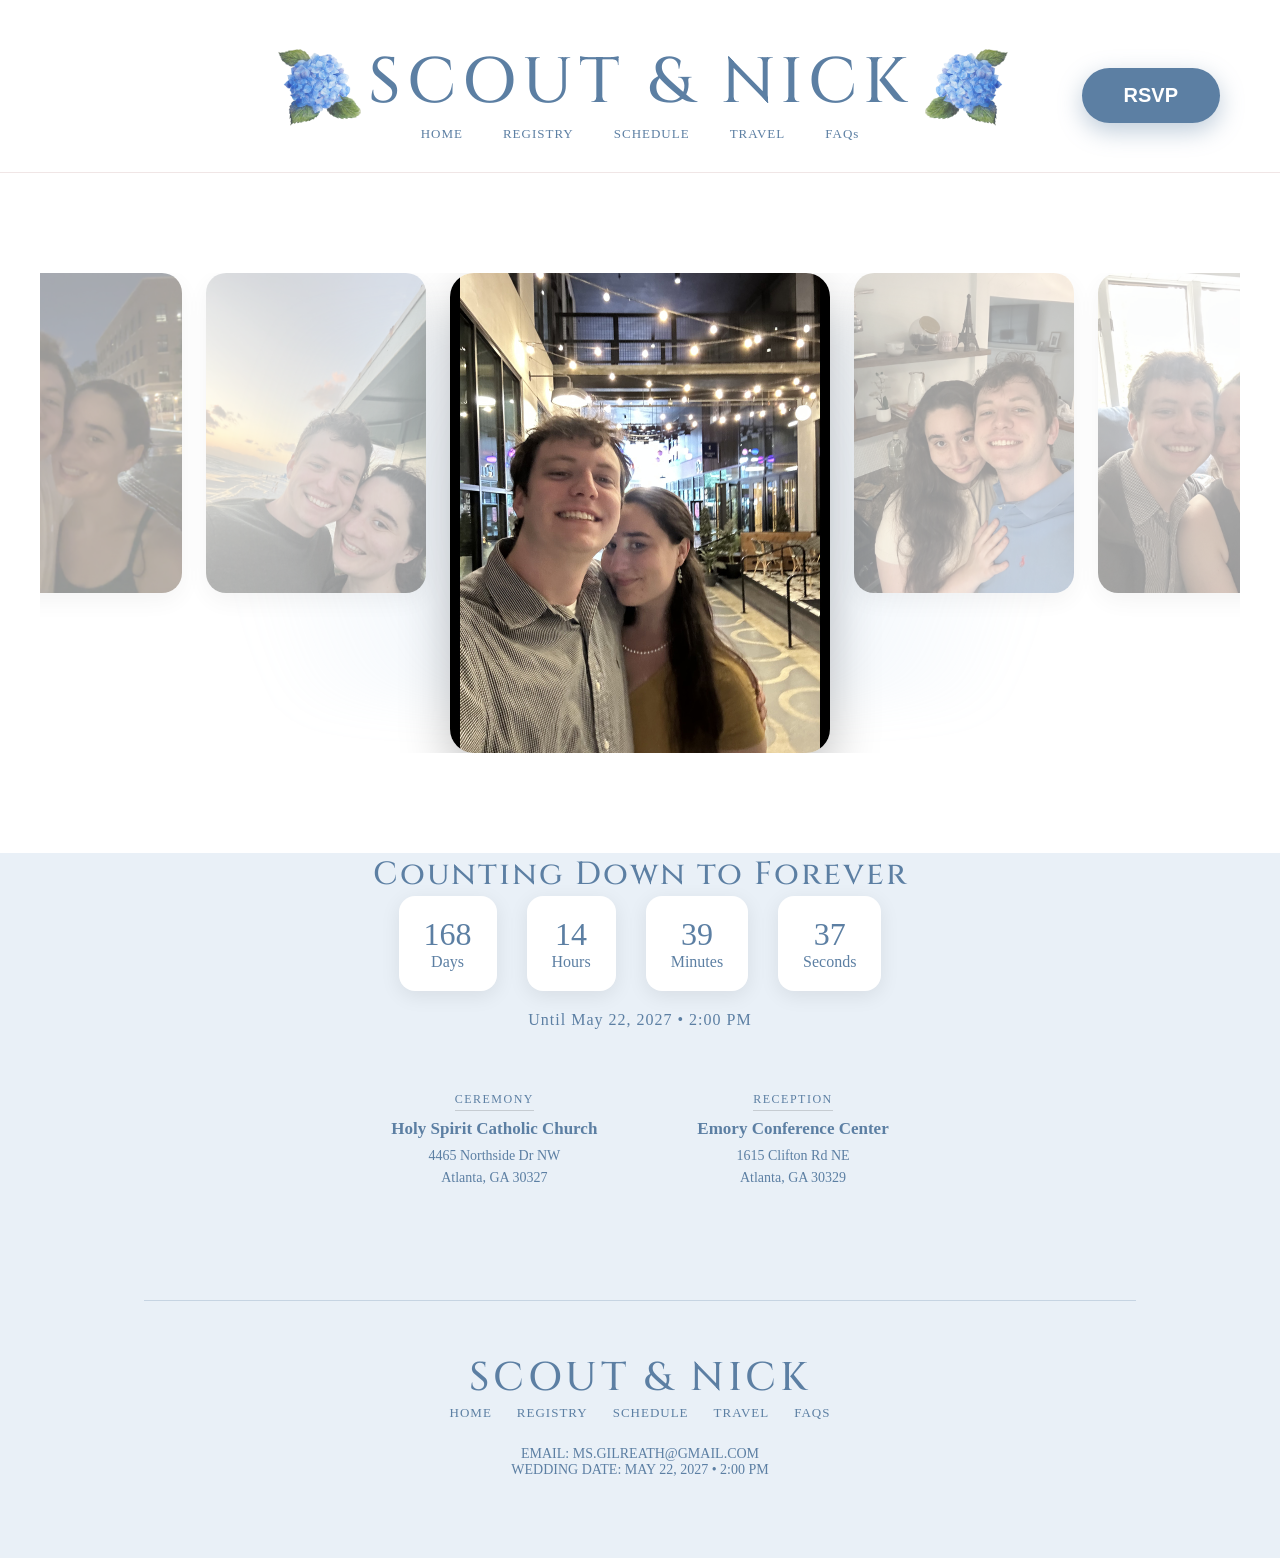
<file: index.html>
<!--setting up page aspects-->
<!DOCTYPE html>
<html lang="en">
<head>
    <meta charset="UTF-8">
    <meta name="viewport" content="width=device-width, initial-scale=1.0">

    <!--font used-->
    <link href="https://fonts.googleapis.com/css2?family=Cinzel:wght@400;500;600&display=swap" rel="stylesheet">    
    <title>Scout & Nick</title>
    <link rel="stylesheet" href="styles.css">


<!--create general structure of home page and recipe for other pages-->
</head>
<body>

    <!-- HEADER -->
    <header class="header">
        <div class="brand">
            <img src="hydrangea.png" class="flower left">
            
            <span class="names">Scout &amp; Nick</span>
            
            <img src="hydrangea.png" class="flower right">
        </div>

        <div class="nav-container">
            <nav class="nav-links">
                <a href="#home">HOME</a>
                <a href="registry.html">REGISTRY</a>
                <a href="schedule.html">SCHEDULE</a>
                <a href="#travel">TRAVEL</a>
                <a href="faqs.html">FAQs</a>
            </nav>

            <a href="rsvp.html" class="rsvp-btn">RSVP</a>
        </div>
    </header>

    <!--handles image carousel-->
    <section class="carousel-container">
        <div class="carousel-glow"></div>
        <div class="carousel-wrapper">
            <div class="carousel">
                <img src="image1.jpg" class="carousel-slide" alt="">
                <img src="image2.jpg" class="carousel-slide" alt="">
                <img src="image3.jpg" class="carousel-slide" alt="">
                <img src="image4.jpg" class="carousel-slide" alt="">
                <img src="image5.jpg" class="carousel-slide" alt="">
                <img src="image6.jpg" class="carousel-slide" alt="">
                <img src="image7.jpg" class="carousel-slide" alt="">
                <img src="image8.jpg" class="carousel-slide" alt="">
                <img src="image1.jpg" class="carousel-slide" alt="">
                <img src="image2.jpg" class="carousel-slide" alt="">
                <img src="image3.jpg" class="carousel-slide" alt="">
                <img src="image4.jpg" class="carousel-slide" alt="">
                <img src="image5.jpg" class="carousel-slide" alt="">
                <img src="image6.jpg" class="carousel-slide" alt="">
                <img src="image7.jpg" class="carousel-slide" alt="">
                <img src="image8.jpg" class="carousel-slide" alt="">
                <img src="image1.jpg" class="carousel-slide" alt="">
                <img src="image2.jpg" class="carousel-slide" alt="">
                <img src="image3.jpg" class="carousel-slide" alt="">
                <img src="image4.jpg" class="carousel-slide" alt="">
                <img src="image5.jpg" class="carousel-slide" alt="">
                <img src="image6.jpg" class="carousel-slide" alt="">
                <img src="image7.jpg" class="carousel-slide" alt="">
                <img src="image8.jpg" class="carousel-slide" alt="">

            </div>
        </div>
    </section>

    <!--wedding date countdown-->
    <section class="countdown">
        <h2>Counting Down to Forever</h2>

        <div id="timer">
            <div><span id="days"></span><p>Days</p></div>
            <div><span id="hours"></span><p>Hours</p></div>
            <div><span id="minutes"></span><p>Minutes</p></div>
            <div><span id="seconds"></span><p>Seconds</p></div>
        </div>

        <!--wedding date-->
        <p class="wedding-date">
            Until May 22, 2027 • 2:00 PM
        </p>
    </section>

    
    <!--addresses of venues-->
    <section class="venues-bar">
        <div class="venues-container">

            <div class="venue-block">
                <span class="venue-label">Ceremony</span>
                <h3>Holy Spirit Catholic Church</h3>
                <p>
                    4465 Northside Dr NW<br>
                    Atlanta, GA 30327
                </p>
            </div>

            <div class="venue-block">
                <span class="venue-label">Reception</span>
                <h3>Emory Conference Center</h3>
                <p>
                    1615 Clifton Rd NE<br>
                    Atlanta, GA 30329
                </p>
            </div>

        </div>
    </section>

    <footer class="footer">
        <div class="footer-content">

            <!--our names-->
            <h2 class="footer-brand">Scout & Nick</h2>

            <!--navigation options-->
            <div class="footer-links">
                <a href="#home">HOME</a>
                <a href="registry.html">REGISTRY</a>
                <a href="schedule.html">SCHEDULE</a>
                <a href="#travel">TRAVEL</a>
                <a href="faqs.html">FAQs</a>
            </div>

            <!--contact info-->
            <div class="footer-contact">
                <p>Email: ms.gilreath@gmail.com</p>
                <p>Wedding Date: May 22, 2027 • 2:00 PM</p>
            </div>


        </div>
    </footer>

    <script src="script.js"></script>
</body>
</html>
</file>
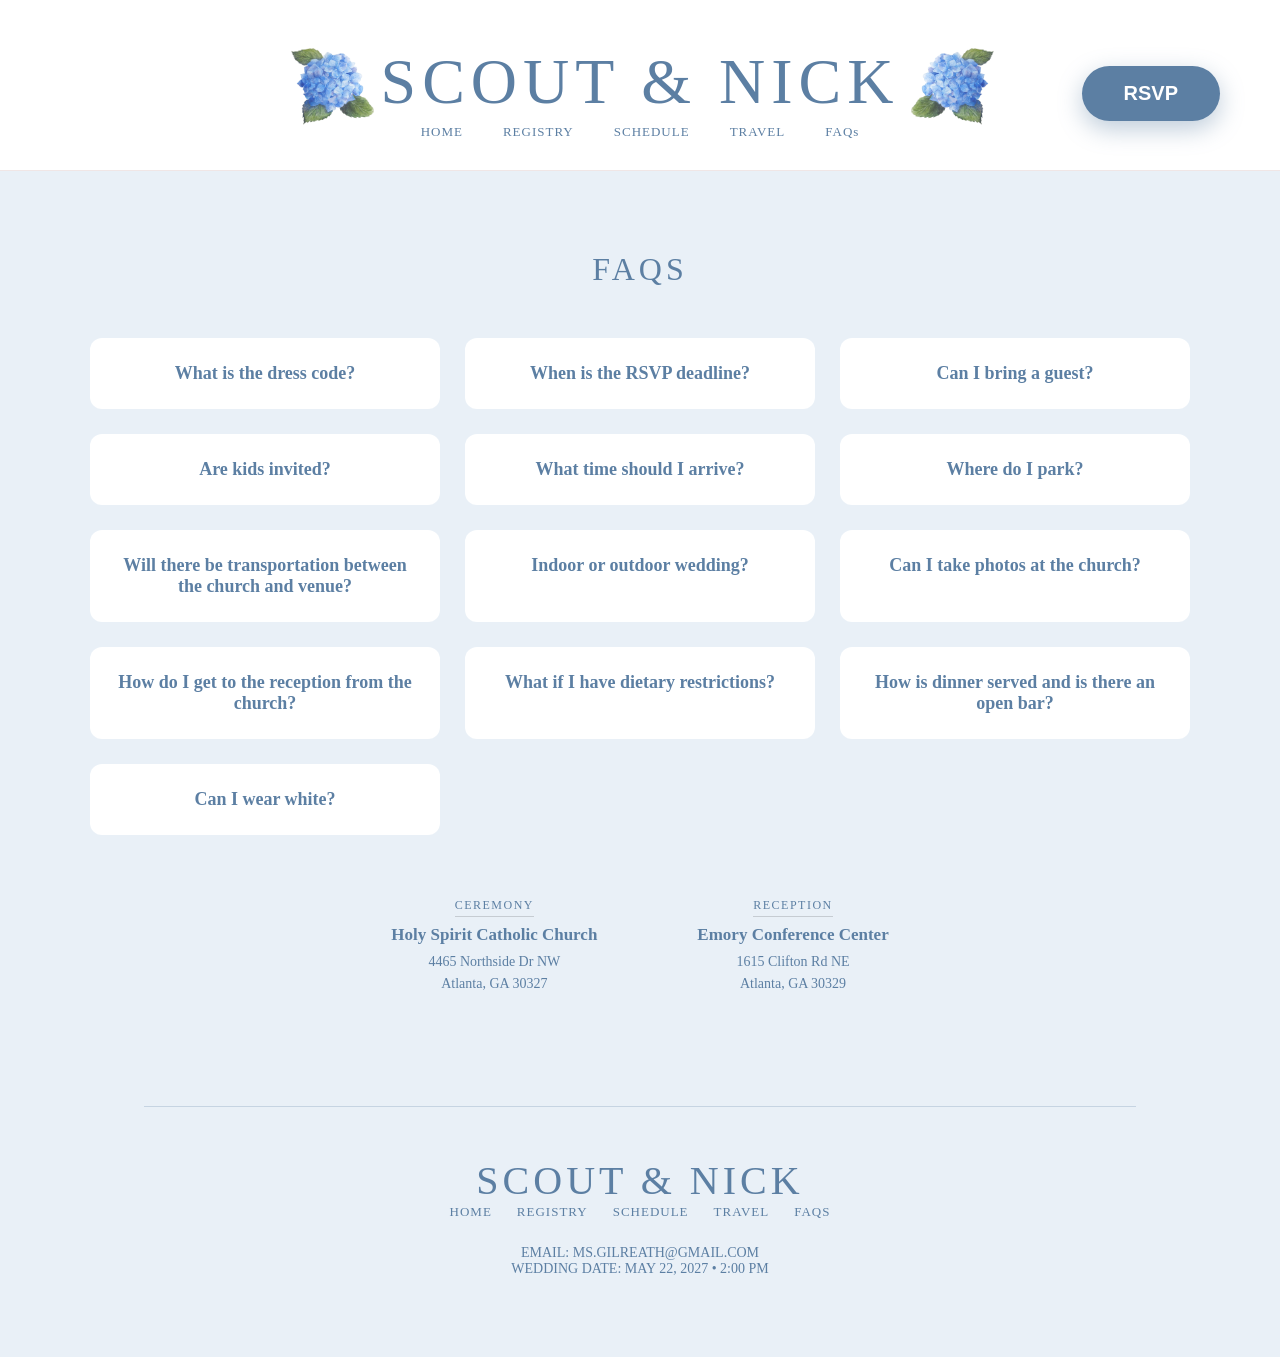
<file: faqs.html>
<!DOCTYPE html>
<html lang="en">
<head>
    <meta charset="UTF-8">
    <meta name="viewport" content="width=device-width, initial-scale=1.0">

    <link href="https://fonts.googleapis.com/css2?family=Josefin+Sans:wght@300;400;500&display=swap" rel="stylesheet">    

    <title>FAQs • Scout & Nick</title>
    <link rel="stylesheet" href="styles.css">
</head>
<body>

    <header class="header">
        <div class="brand">
            <img src="hydrangea.png" class="flower left">
            <span class="names">Scout &amp; Nick</span>
            <img src="hydrangea.png" class="flower right">
        </div>
        
        <div class="nav-container">
            <nav class="nav-links">
                <a href="index.html">HOME</a>
                <a href="registry.html">REGISTRY</a>
                <a href="schedule.html">SCHEDULE</a>
                <a href="index.html#travel">TRAVEL</a>
                <a href="faqs.html">FAQs</a>
            </nav>

            <a href="rsvp.html" class="rsvp-btn">RSVP</a>
        </div>
    </header>


    <!--everything same until here-->



    <!--the questions and answers-->
    <section class="faqs">
        <div class="faqs-container">
            <h1 class="faqs-title">FAQs</h1>

            <div class="faq-grid">

                <div class="faq-card">
                    <h3 class="faq-question">What is the dress code?</h3>
                    <p class="faq-answer">Formal attire is requested of all guests.</p>
                </div>

                <div class="faq-card">
                    <h3 class="faq-question">When is the RSVP deadline?</h3>
                    <p class="faq-answer">Please RSVP by April 1, 2027.</p>
                </div>

                <div class="faq-card">
                    <h3 class="faq-question">Can I bring a guest?</h3>
                    <p class="faq-answer">Please refer to your invitation for +1 details.</p>
                </div>

                <div class="faq-card">
                    <h3 class="faq-question">Are kids invited?</h3>
                    <p class="faq-answer">Yes! All children are invited. Chick-fil-A will be provided for them.</p>
                </div>

                <div class="faq-card">
                    <h3 class="faq-question">What time should I arrive?</h3>
                    <p class="faq-answer">Please arrive around 30 minutes before the ceremony.</p>
                </div>

                <div class="faq-card">
                    <h3 class="faq-question">Where do I park?</h3>
                    <p class="faq-answer">Holy Spirit Catholic Church has a parking lot and plenty of parking about the building. Emory Conference Center has a 2 level parking garage (go down the hill immediately to the left of the main entrance of the hotel).</p>
                </div>

                <div class="faq-card">
                    <h3 class="faq-question">Will there be transportation between the church and venue?</h3>
                    <p class="faq-answer">To be determined. There may be future plans to provide a shuttle to and from the church and venue.</p>
                </div>

                <div class="faq-card">
                    <h3 class="faq-question">Indoor or outdoor wedding?</h3>
                    <p class="faq-answer">The ceremony and reception will be indoors. In case you love outdoors, the reception has a nice covered patio as well.</p>
                </div>

                <div class="faq-card">
                    <h3 class="faq-question">Can I take photos at the church?</h3>
                    <p class="faq-answer">Do not take photos during the wedding ceremony. We have an amazing photographer.</p>
                </div>

                <div class="faq-card">
                    <h3 class="faq-question">How do I get to the reception from the church?</h3>
                    <p class="faq-answer">The venue, on Emory University's campus, is about a 30 minutes drive from the church. We have a considerable time gap between the ceremony and reception which should give you enough time to arrive and plan before.</p>
                </div>

                <div class="faq-card">
                    <h3 class="faq-question">What if I have dietary restrictions?</h3>
                    <p class="faq-answer">Please note on your RSVP your dietary restriction.</p>
                </div>

                <div class="faq-card">
                    <h3 class="faq-question">How is dinner served and is there an open bar?</h3>
                    <p class="faq-answer">Dinner will be plated and will be selected by each guest on their RSVP. There is an open bar for 4 hours.</p>
                </div>

                <div class="faq-card">
                    <h3 class="faq-question">Can I wear white?</h3>
                    <p class="faq-answer">No.</p>
                </div>

            </div>
        </div>
    </section>



    <!--everything same after here-->



    <section class="venues-bar">
        <div class="venues-container">

            <div class="venue-block">
                <span class="venue-label">Ceremony</span>
                <h3>Holy Spirit Catholic Church</h3>
                <p>
                    4465 Northside Dr NW<br>
                    Atlanta, GA 30327
                </p>
            </div>

            <div class="venue-block">
                <span class="venue-label">Reception</span>
                <h3>Emory Conference Center</h3>
                <p>
                    1615 Clifton Rd NE<br>
                    Atlanta, GA 30329
                </p>
            </div>

        </div>
    </section>

    <footer class="footer">
        <div class="footer-content">
            <h2 class="footer-brand">Scout &amp; Nick</h2>

            <div class="footer-links">
                <a href="index.html">HOME</a>
                <a href="registry.html">REGISTRY</a>
                <a href="schedule.html">SCHEDULE</a>
                <a href="index.html#travel">TRAVEL</a>
                <a href="faqs.html">FAQs</a>
            </div>

            <div class="footer-contact">
                <p>Email: ms.gilreath@gmail.com</p>
                <p>Wedding Date: May 22, 2027 • 2:00 PM</p>
            </div>
        </div>
    </footer>

</body>
</html>
</file>
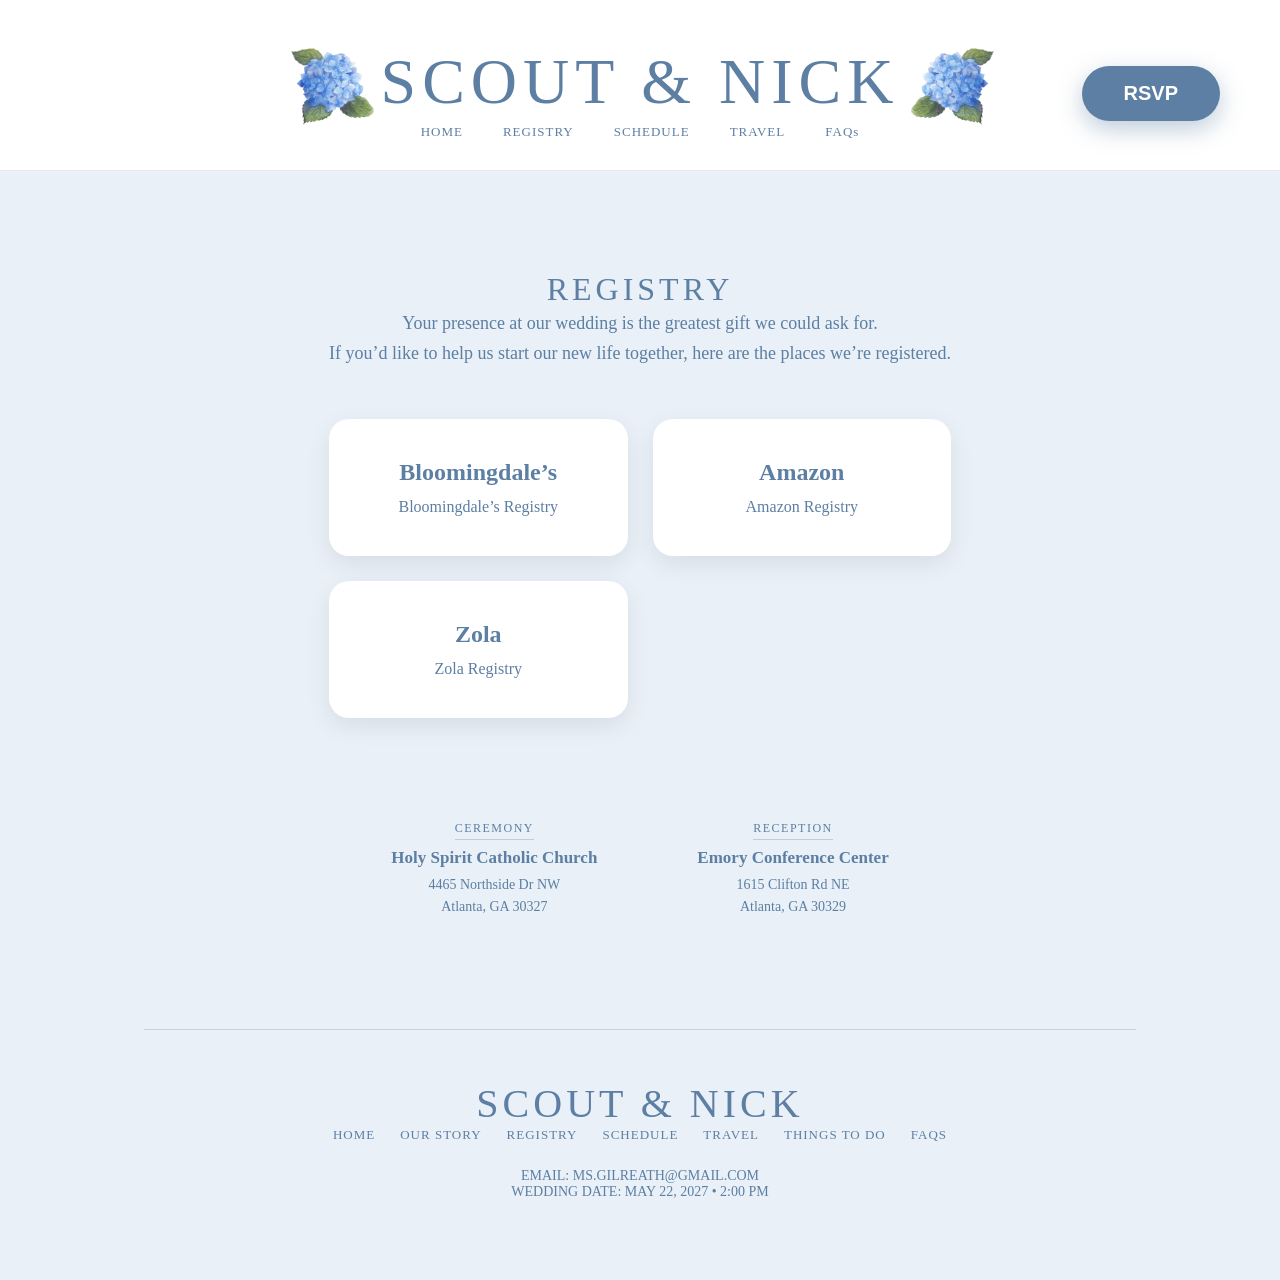
<file: registry.html>
<!DOCTYPE html>
<html lang="en">
<head>
    <meta charset="UTF-8">
    <meta name="viewport" content="width=device-width, initial-scale=1.0">

    <link href="https://fonts.googleapis.com/css2?family=Josefin+Sans:wght@300;400;500&display=swap" rel="stylesheet">    

    <title>Registry • Scout &amp; Nick</title>
    <link rel="stylesheet" href="styles.css">
</head>
<body>

    <header class="header">
        <div class="brand">
            <img src="hydrangea.png" class="flower left">
            <span class="names">Scout &amp; Nick</span>
            <img src="hydrangea.png" class="flower right">
        </div>
        
        <div class="nav-container">
            <nav class="nav-links">
                <a href="index.html#home">HOME</a>
                <a href="registry.html">REGISTRY</a>
                <a href="schedule.html">SCHEDULE</a>
                <a href="index.html#travel">TRAVEL</a>
                <a href="faqs.html">FAQs</a>
            </nav>
            
            <a href="rsvp.html" class="rsvp-btn">RSVP</a>
        </div>
    </header>



    <!--everything same until here-->
    

    <!--setup registry layout-->
    <section class="registry">
        <div class="registry-container">
            <h1 class="registry-title">Registry</h1>
            
            <p class="registry-intro">
                Your presence at our wedding is the greatest gift we could ask for.<br>
                If you’d like to help us start our new life together, here are the places we’re registered.
            </p>

            <div class="registry-grid">
                
                <!-- Bloomingdale's -->
                <a href="https://www.bloomingdales.com/registry/Kate-Clark-Mike-Smith/1159907" target="_blank" class="registry-card">
                    <div class="registry-logo">Bloomingdale’s</div>
                    <p>Bloomingdale’s Registry</p>
                </a>

                <!-- Amazon -->
                <a href="https://www.amazon.com/wedding/scout-and-nick/REPLACE-WITH-YOUR-ID" target="_blank" class="registry-card">
                    <div class="registry-logo">Amazon</div>
                    <p>Amazon Registry</p>
                </a>

                <!-- Zola -->
                <a href="https://www.zola.com/wedding/thegilreaths/registry" target="_blank" class="registry-card">
                    <div class="registry-logo">Zola</div>
                    <p>Zola Registry</p>
                </a>

            </div>
        </div>
    </section>



    <!--everything same after here-->



    <section class="venues-bar">
        <div class="venues-container">

            <div class="venue-block">
                <span class="venue-label">Ceremony</span>
                <h3>Holy Spirit Catholic Church</h3>
                <p>
                    4465 Northside Dr NW<br>
                    Atlanta, GA 30327
                </p>
            </div>

            <div class="venue-block">
                <span class="venue-label">Reception</span>
                <h3>Emory Conference Center</h3>
                <p>
                    1615 Clifton Rd NE<br>
                    Atlanta, GA 30329
                </p>
            </div>

        </div>
    </section>

    <footer class="footer">
        <div class="footer-content">
            <h2 class="footer-brand">Scout &amp; Nick</h2>

            <div class="footer-links">
                <a href="index.html">HOME</a>
                <a href="ourstory.html">OUR STORY</a>
                <a href="registry.html">REGISTRY</a>
                <a href="schedule.html">SCHEDULE</a>
                <a href="index.html#travel">TRAVEL</a>
                <a href="index.html#thingstodo">THINGS TO DO</a>
                <a href="faqs.html">FAQs</a>
            </div>

            <div class="footer-contact">
                <p>Email: ms.gilreath@gmail.com</p>
                <p>Wedding Date: May 22, 2027 • 2:00 PM</p>
            </div>

        </div>
    </footer>

    <script src="script.js"></script>
</body>
</html>
</file>
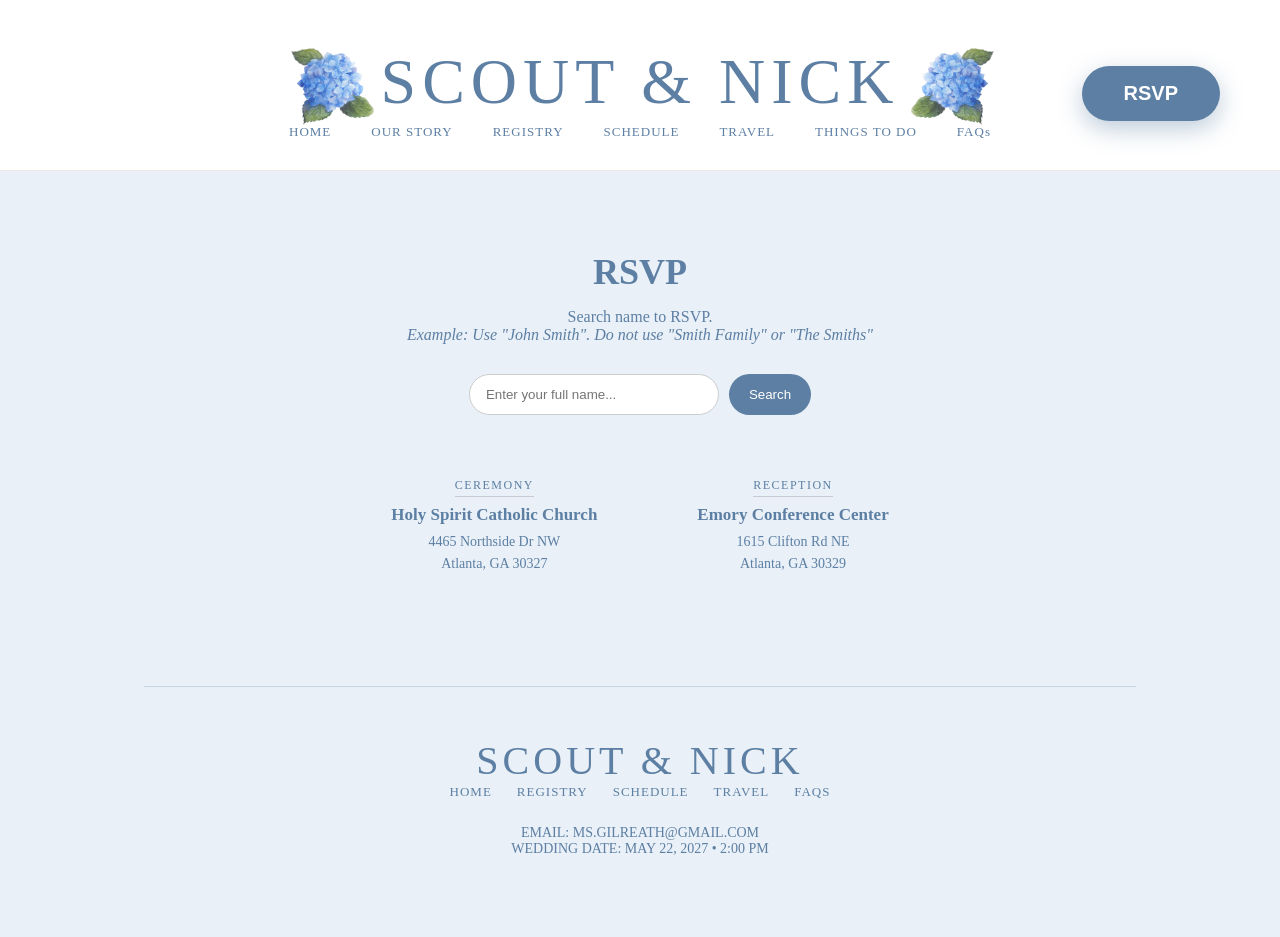
<file: rsvp.html>
<!DOCTYPE html>
<html lang="en">
<head>
    <meta charset="UTF-8">
    <meta name="viewport" content="width=device-width, initial-scale=1.0">

    <link href="https://fonts.googleapis.com/css2?family=Josefin+Sans:wght@300;400;500&display=swap" rel="stylesheet">    

    <title>RSVP • Scout & Nick</title>
    <link rel="stylesheet" href="styles.css">
</head>
<body>

    <header class="header">
        <div class="brand">
            <img src="hydrangea.png" class="flower left">
            <span class="names">Scout &amp; Nick</span>
            <img src="hydrangea.png" class="flower right">
        </div>

        <div class="nav-container">
            <nav class="nav-links">
                <a href="index.html">HOME</a>
                <a href="ourstory.html">OUR STORY</a>
                <a href="registry.html">REGISTRY</a>
                <a href="schedule.html">SCHEDULE</a>
                <a href="index.html#travel">TRAVEL</a>
                <a href="index.html#thingstodo">THINGS TO DO</a>
                <a href="faqs.html">FAQs</a>
            </nav>

            <a href="rsvp.html" class="rsvp-btn">RSVP</a>
        </div>
    </header>


    <!--everything same until here-->



    <!--rsvp info-->
    <section class="rsvp">
        <div class="rsvp-container">
            <h1 class="rsvp-title">RSVP</h1>

            <p class="rsvp-intro">
                Search name to RSVP.<br>
                <em>Example: Use "John Smith". Do not use "Smith Family" or "The Smiths"</em>
            </p>

            <div class="rsvp-search">
                <input 
                    type="text" 
                    id="nameInput" 
                    placeholder="Enter your full name..."
                >
                <button onclick="searchName()">Search</button>
            </div>

            <p id="result" class="rsvp-result"></p>
        </div>
    </section>



    <!--everything same after here-->



    <section class="venues-bar">
        <div class="venues-container">

            <div class="venue-block">
                <span class="venue-label">Ceremony</span>
                <h3>Holy Spirit Catholic Church</h3>
                <p>
                    4465 Northside Dr NW<br>
                    Atlanta, GA 30327
                </p>
            </div>

            <div class="venue-block">
                <span class="venue-label">Reception</span>
                <h3>Emory Conference Center</h3>
                <p>
                    1615 Clifton Rd NE<br>
                    Atlanta, GA 30329
                </p>
            </div>

        </div>
    </section>

    <footer class="footer">
        <div class="footer-content">
            <h2 class="footer-brand">Scout &amp; Nick</h2>

            <div class="footer-links">
                <a href="index.html">HOME</a>
                <a href="registry.html">REGISTRY</a>
                <a href="schedule.html">SCHEDULE</a>
                <a href="index.html#travel">TRAVEL</a>
                <a href="faqs.html">FAQs</a>
            </div>

            <div class="footer-contact">
                <p>Email: ms.gilreath@gmail.com</p>
                <p>Wedding Date: May 22, 2027 • 2:00 PM</p>
            </div>
        </div>
    </footer>

    <script src="rsvp.js"></script>
</body>
</html>
</file>
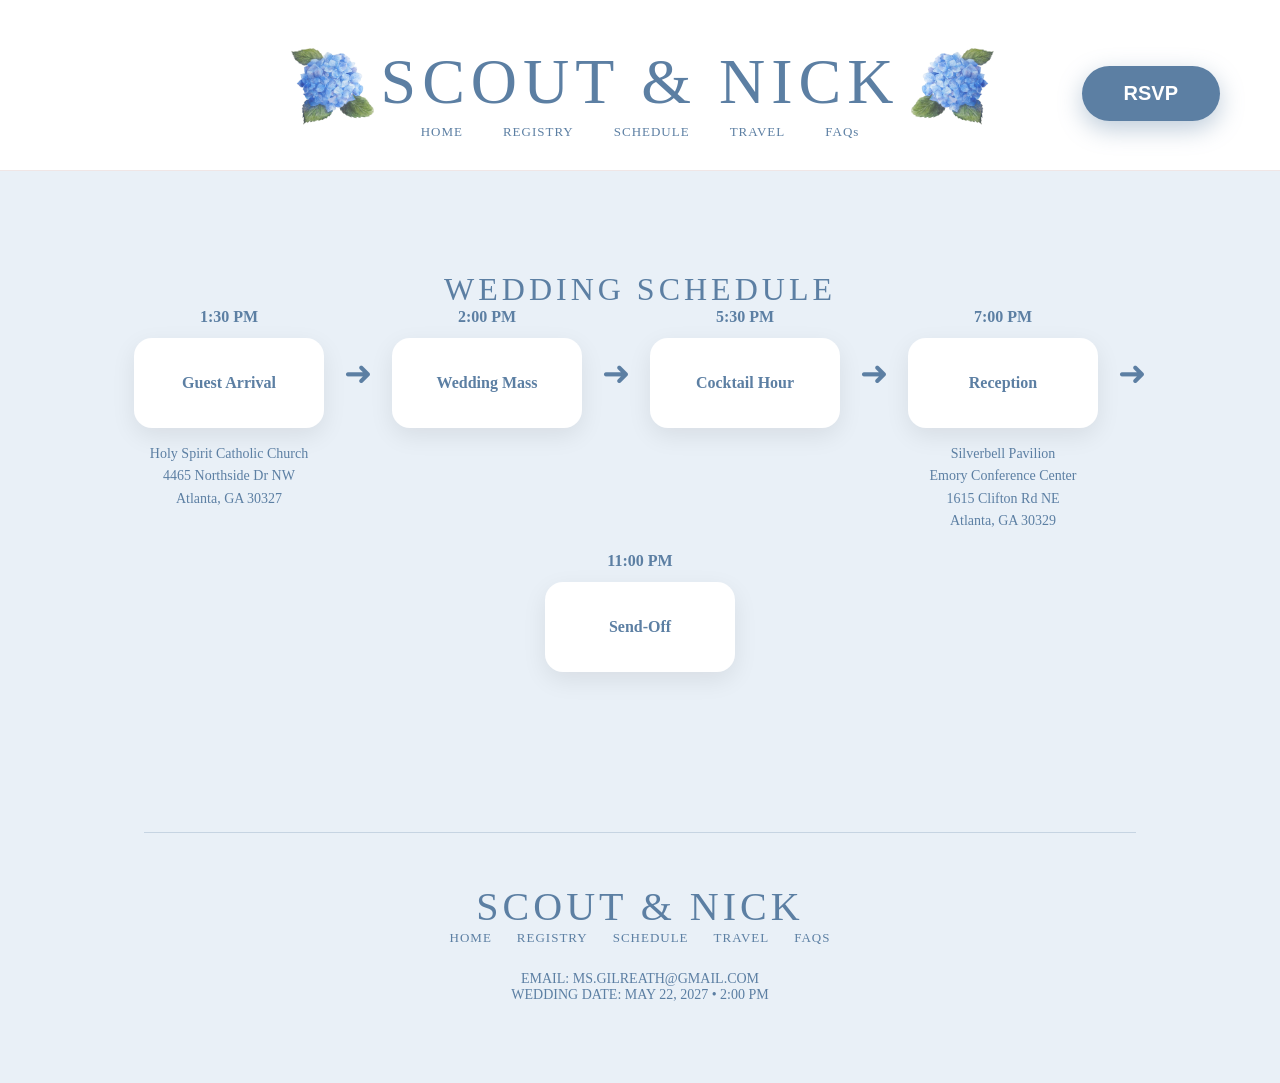
<file: schedule.html>
<!DOCTYPE html>
<html lang="en">
<head>
    <meta charset="UTF-8">
    <meta name="viewport" content="width=device-width, initial-scale=1.0">

    <link href="https://fonts.googleapis.com/css2?family=Josefin+Sans:wght@300;400;500&display=swap" rel="stylesheet">    

    <title>Schedule • Scout & Nick</title>
    <link rel="stylesheet" href="styles.css">
</head>
<body>

    <header class="header">
        <div class="brand">
            <img src="hydrangea.png" class="flower left">
            <span class="names">Scout &amp; Nick</span>
            <img src="hydrangea.png" class="flower right">
        </div>
        
        <div class="nav-container">
            <nav class="nav-links">
                <a href="index.html">HOME</a>
                <a href="registry.html">REGISTRY</a>
                <a href="schedule.html">SCHEDULE</a>
                <a href="index.html#travel">TRAVEL</a>
                <a href="faqs.html">FAQs</a>
            </nav>

            <a href="rsvp.hmtl" class="rsvp-btn">RSVP</a>
        </div>
    </header>


    <!--everything same until here-->


    <!-- SCHEDULE -->
    <section class="schedule">

        <div class="schedule-wrapper">

            <h1 class="schedule-title">Wedding Schedule</h1>

            <div class="schedule-row">

                <div class="schedule-step">
                    <div class="schedule-time">1:30 PM</div>

                    <div class="schedule-box">
                        Guest Arrival
                    </div>

                    <div class="schedule-location">
                        Holy Spirit Catholic Church<br>
                        4465 Northside Dr NW<br>
                        Atlanta, GA 30327
                    </div>
                </div>

                <div class="schedule-arrow">➜</div>

                <div class="schedule-step">
                    <div class="schedule-time">2:00 PM</div>

                    <div class="schedule-box">
                        Wedding Mass
                    </div>
                </div>

                <div class="schedule-arrow">➜</div>

                <div class="schedule-step">
                    <div class="schedule-time">5:30 PM</div>

                    <div class="schedule-box">
                        Cocktail Hour
                    </div>
                </div>

                <div class="schedule-arrow">➜</div>

                <div class="schedule-step">
                    <div class="schedule-time">7:00 PM</div>

                    <div class="schedule-box">
                        Reception
                    </div>

                    <div class="schedule-location">
                        Silverbell Pavilion<br>
                        Emory Conference Center<br>
                        1615 Clifton Rd NE<br>
                        Atlanta, GA 30329
                    </div>
                </div>

                <div class="schedule-arrow">➜</div>

                <div class="schedule-step">
                    <div class="schedule-time">11:00 PM</div>

                    <div class="schedule-box">
                        Send-Off
                    </div>
                </div>

            </div>

        </div>

    </section>



    <!--everything same after here-->


    
    <footer class="footer">
        <div class="footer-content">
            <h2 class="footer-brand">Scout &amp; Nick</h2>

            <div class="footer-links">
                <a href="index.html">HOME</a>
                <a href="registry.html">REGISTRY</a>
                <a href="schedule.html">SCHEDULE</a>
                <a href="index.html#travel">TRAVEL</a>
                <a href="faqs.hmtl">FAQs</a>
            </div>

            <div class="footer-contact">
                <p>Email: ms.gilreath@gmail.com</p>
                <p>Wedding Date: May 22, 2027 • 2:00 PM</p>
            </div>
        </div>
    </footer>

</body>
</html>
</file>
<file: styles.css>
* {
    margin: 0;
    padding: 0;
    box-sizing: border-box;
}

/* PAGE FADE IN */
body {
    font-family: 'Georgia', serif;
    color: #5c7fa3;
    animation: fadeIn 1.2s ease;
    margin: 0;
    overflow-x: hidden;
}

@keyframes fadeIn {
    from { opacity: 0; transform: translateY(10px); }
    to { opacity: 1; transform: translateY(0); }
}

/* HEADER */
.header {
    padding: 40px 60px 30px;
    background: #fff;
    border-bottom: 1px solid #f0e6e6;
}

.brand {
    font-family: 'Cinzel', serif;
    font-size: 64px;
    font-weight: 500;
    letter-spacing: 6px;
    color: #5c7fa3;
    text-transform: uppercase;
}

/* NAV */
.nav-container {
    position: relative;
    display: flex;
    justify-content: center;
    align-items: center;
}

.nav-links {
    display: flex;
    gap: 40px;
}

.nav-links a {
    text-decoration: none;
    color: #5c7fa3;
    font-size: 13px;
    letter-spacing: 1px;
    position: relative;
}

.nav-links a::after {
    content: '';
    position: absolute;
    width: 0;
    height: 2px;
    background: #a7c7e7;
    bottom: -5px;
    left: 50%;
    transform: translateX(-50%);
    transition: width 0.3s ease;
}

.nav-links a:hover::after {
    width: 100%;
}

/* RSVP */
.rsvp-btn {
    position: absolute;
    right: 0;
    top: 50%;
    transform: translateY(-120%);

    font-family: -apple-system, BlinkMacSystemFont, "Segoe UI", Roboto, sans-serif;
    font-size: 20px;              /* bigger text */
    font-weight: 600;
    padding: 16px 42px;           /* bigger button */
    
    border-radius: 50px;
    text-decoration: none;

    background: #5c7fa3;
    color: white;

    box-shadow: 0 8px 25px rgba(92,127,163,0.4);
    transition: all 0.3s ease;
}

.rsvp-btn:hover {
    transform: translateY(-123%) scale(1.05);
    box-shadow: 0 12px 35px rgba(92,127,163,0.6);
}

@keyframes pulse {
    0% { box-shadow: 0 0 0 0 rgba(92,127,163,0.5); }
    70% { box-shadow: 0 0 0 12px rgba(92,127,163,0); }
    100% { box-shadow: 0 0 0 0 rgba(92,127,163,0); }
}

.rsvp-btn {
    animation: pulse 4s infinite;
}

/* CAROUSEL */
.carousel-container {
    position: relative;
    padding: 100px 20px;
    
}

/* FRAME (no stretching, will crop instead) */
/* .carousel-container::before {
    content: "";
    position: absolute;
    top: 0;
    left: 0;
    right: 0;
    bottom: 0;

    background-image: url('frame4website.png');
    background-repeat: no-repeat;
    background-position: center -200px;
    background-size: calc(98% + 35px) auto;
    opacity: 0.98;
    pointer-events: none;
    z-index: 3;
} */

.carousel-wrapper {
    max-width: 1200px;
    margin: auto;
    overflow: hidden;
}

.carousel {
    display: flex;
    gap: 24px;
    transition: transform 1s ease;
}

.carousel-slide {
    width: 220px;
    height: 320px;
    object-fit: cover;
    border-radius: 20px;
    opacity: 0.4;
    transition: 0.6s;
    box-shadow: 0 8px 25px rgba(0,0,0,0.12);
}

.carousel-slide.center {
    width: 380px;
    height: 480px;
    opacity: 1;
    border-radius: 24px;
    box-shadow: 0 20px 50px rgba(0,0,0,0.25);
    position: relative;
}

/* glow */
.carousel-slide.center::after {
    content: '';
    position: absolute;
    inset: -20px;
    background: radial-gradient(circle, rgba(120,160,200,0.25), transparent);
    z-index: -1;
    border-radius: 30px;
}

/* COUNTDOWN */
.countdown {
    text-align: center;
    padding-bottom: 60px;
    background: linear-gradient(180deg, #eaf3fb, #e3effc);
}

.countdown h2 {
    font-family: 'Cinzel', serif;
    font-size: 32px;
    font-weight: 500;
    letter-spacing: 2px;
    color: #5c7fa3;
}

#timer {
    display: flex;
    justify-content: center;
    gap: 30px;
    flex-wrap: wrap;
}

#timer div {
    background: white;
    padding: 20px 25px;
    border-radius: 16px;
    box-shadow: 0 5px 20px rgba(0,0,0,0.08);
}

#timer span {
    font-size: 32px;
    color: #5c7fa3;;
}

/* WELCOME */
.welcome-section {
    text-align: center;
    padding: 60px 20px;
}

/* FOOTER */
.footer {
    background: #e9f0f7;
    padding: 60px 20px;
    text-align: center;
    margin-top: 80px;
    text-transform: uppercase;

}

.footer {
    position: relative;
    margin-top: 0;
    padding-top: 60px;
}

.footer::before {
    content: "";
    display: block;

    width: 80%;          /* adjust length */
    max-width: 1000px;   /* prevents it from getting too wide */
    margin: 0 auto 50px;

    border-top: 1px solid rgba(92, 127, 163, 0.25);
}

.footer-brand {
    font-family: 'Cinzel', serif;
    font-size: 40px;
    font-weight: 500;
    letter-spacing: 4px;
    color: #5c7fa3;
}

.footer-links {
    display: flex;
    justify-content: center;
    gap: 25px;
    flex-wrap: wrap;
    margin-bottom: 25px;
}

.footer-links a {
    text-decoration: none;
    color: #5c7fa3;
    font-size: 13px;
    letter-spacing: 1px;
    transition: 0.3s;
}

.footer-links a:hover {
    color: #a7c7e7;
}

.footer-contact {
    font-size: 14px;
    margin-bottom: 20px;
}


.footer-contact{
    color: #5c7fa3;
}


h1, h2, h3, h4, h5, h6,
p, span, div, a,
.story-text,
.registry-intro,
.registry-note,
.faq-question,
.event-time,
.event-details p,
.event-details h3,
.rsvp-title {
    color: #5c7fa3;
}

.footer {
    border-top: 1px solid #e5d6e5;
}

.brand {
    display: flex;
    align-items: center;
    justify-content: center;

    font-family: 'Cinzel', serif !important;
    font-size: 64px;
    font-weight: 500;
    letter-spacing: 6px;
    text-transform: uppercase;
    color: #5c7fa3;
}

/* lock the text in the true center */
.names {
    margin: 0 12px;   /* equal spacing on both sides */
}

/* flowers */
.flower {
    width: 85px;
    height: auto;
    opacity: 0.8;
    position: relative;
    top: 4px;
}

/* mirror left */
.flower.left {
    transform: scaleX(-1) translateX(-5px);
}







/* OUR STORY PAGE */
.our-story {
    padding: 100px 20px 80px;
    background: #fffaf5;
    min-height: 60vh;
    display: flex;
    align-items: center;
    justify-content: center;
}

.story-container {
    max-width: 720px;
    text-align: center;
}

/* .story-title {
    font-family: 'Great Vibes', cursive;
    font-size: 52px;
    color: #5c7fa3;
    margin-bottom: 40px;
} */

.story-text {
    font-size: 18px;
    line-height: 1.8;
    color: #5c7fa3;
}

.story-text p {
    margin-bottom: 24px;
}


/* REGISTRY PAGE */
.registry {
    padding: 100px 20px 80px;
    background: #fffaf5;
    min-height: 60vh;
    display: flex;
    align-items: center;
    justify-content: center;
}

.registry-container {
    max-width: 800px;
    text-align: center;
}

/* .registry-title {
    font-family: 'Great Vibes', cursive;
    font-size: 52px;
    color: #5c7fa3;
    margin-bottom: 20px;
} */

.registry-intro {
    font-size: 18px;
    line-height: 1.7;
    color: #5c7fa3;
    margin-bottom: 50px;
}

.registry-grid {
    display: grid;
    grid-template-columns: repeat(auto-fit, minmax(220px, 1fr));
    gap: 25px;
    margin-bottom: 40px;
}

.registry-card {
    background: white;
    padding: 40px 25px;
    border-radius: 20px;
    box-shadow: 0 8px 25px rgba(0,0,0,0.08);
    text-decoration: none;
    color: #5c7fa3;
    transition: transform 0.3s ease, box-shadow 0.3s ease;
}

.registry-card:hover {
    transform: translateY(-8px);
    box-shadow: 0 15px 35px rgba(0,0,0,0.12);
}

.registry-logo {
    font-size: 24px;
    font-weight: 600;
    color: #5c7fa3;
    margin-bottom: 12px;
}

.registry-note {
    font-size: 15px;
    color: #5c7fa3;
    font-style: italic;
}


/* soft background panel */
.carousel-wrapper::before {
    content: "";
    position: absolute;
    top: 50%;
    left: 50%;
    transform: translate(-50%, -50%);
    filter: blur(20px);
    
    width: 90%;
    height: 80%;
    
    background: radial-gradient(
        circle at center,
        rgba(167, 199, 231, 0.25),
        rgba(167, 199, 231, 0.15),
        transparent 70%
    );

    border-radius: 40px;
    z-index: -1;
}

/* make sure content sits above it */


.wedding-date {
    margin-top: 20px;
    text-align: center;   /* ← this is key */
    font-size: 16px;
    color: #5c7fa3;
    letter-spacing: 1px;
}


.carousel-glow {
    position: absolute;
    top: 50%;
    left: 50%;
    transform: translate(-50%, -50%);

    width: 90%;
    height: 80%;

    background: radial-gradient(
        circle at center,
        rgba(167, 199, 231, 0.25),
        rgba(167, 199, 231, 0.15),
        transparent 70%
    );

    filter: blur(20px);
    border-radius: 40px;
    z-index: 0;
}


.carousel-wrapper,
.carousel-glow {
    position: relative;
    z-index: 2;
}


.story-image {
    width: 100%;
    max-width: 420px;
    border-radius: 20px;
    margin: 20px auto 10px;
    display: block;
    box-shadow: 0 10px 30px rgba(0,0,0,0.15);
}

.story-caption {
    text-align: center;
    font-size: 14px;
    color: #5c7fa3;
    font-style: italic;
    margin-bottom: 25px;
    letter-spacing: 0.5px;
}

.story-image {
    transition: transform 0.4s ease, box-shadow 0.4s ease;
}

.story-image:hover {
    transform: scale(1.02);
    box-shadow: 0 20px 50px rgba(0,0,0,0.2);
}

body {
    overflow-x: hidden;
}


/* TIMELINE */
.timeline {
    display: flex;
    flex-direction: column;
    gap: 30px;
    position: relative;
}

/* vertical line */
.timeline::before {
    content: "";
    position: absolute;
    left: 100px;
    top: 0;
    bottom: 0;
    width: 2px;
    background: #a7c7e7;
}

/* EVENT */
.event {
    display: flex;
    align-items: flex-start;
    gap: 30px;
    position: relative;
}

/* time */
.event-time {
    width: 80px;
    font-weight: 600;
    color: #5c7fa3;
    text-align: right;
}

/* dot */
.event::before {
    content: "";
    position: absolute;
    left: 92px;
    top: 6px;
    width: 14px;
    height: 14px;
    background: #5c7fa3;
    border-radius: 50%;
}

/* details card */
.event-details {
    background: white;
    padding: 20px 25px;
    border-radius: 16px;
    box-shadow: 0 8px 25px rgba(0,0,0,0.08);
    flex: 1;
}

.event-details h3 {
    margin-bottom: 8px;
    color: #5c7fa3;
}

.event-details p {
    font-size: 14px;
    color: #5c7fa3;
}



/* optional styling for each box */
.venue-info {
    padding: 20px;
    border-top: 1px solid #e6dfe6;
}

/* mobile fix */
@media (max-width: 900px) {
    .schedule-container {
        flex-direction: column;
    }
}


.schedule {
    background: #e9f0f7;
    padding: 100px 40px;
}

.schedule-wrapper {
    max-width: 1400px;
    margin: 0 auto;
}

.schedule-row {
    display: flex;
    justify-content: center;
    align-items: flex-start;
    gap: 20px;
    flex-wrap: wrap;
}

.schedule-step {
    width: 190px;
    text-align: center;
}

.schedule-time {
    font-weight: 600;
    margin-bottom: 12px;
    color: #5c7fa3;
}

.schedule-box {
    background: white;
    border-radius: 18px;
    padding: 25px 15px;
    min-height: 90px;

    display: flex;
    align-items: center;
    justify-content: center;

    box-shadow: 0 8px 25px rgba(0,0,0,.08);

    font-weight: 600;
    color: #5c7fa3;
}

.schedule-arrow {
    font-size: 34px;
    color: #5c7fa3;
    margin-top: 45px;
}

.schedule-location {
    margin-top: 15px;
    font-size: 14px;
    line-height: 1.6;
    color: #5c7fa3;
}





.faqs {
    padding: 80px 20px;
}

.faqs-container {
    max-width: 1100px;
    margin: 0 auto;
    text-align: center;
}

.faqs-title {
    font-family: 'Playfair Display', serif;
    font-size: 40px;
    margin-bottom: 50px;
}

/* 3x3 GRID */
.faq-grid {
    display: grid;
    grid-template-columns: repeat(3, 1fr);
    gap: 25px;
}

/* CARD STYLE */
.faq-card {
    background: #fff;
    padding: 25px;
    border-radius: 12px;
    transition: all 0.3s ease;
    cursor: pointer;
}

.faq-question {
    font-size: 18px;
}

/* hidden answer */
.faq-answer {
    opacity: 0;
    max-height: 0;
    overflow: hidden;
    transition: all 0.3s ease;
    color: #5c7fa3;
}

/* hover reveal */
.faq-card:hover .faq-answer {
    opacity: 1;
    max-height: 200px;
    margin-top: 10px;
}

/* subtle lift */
.faq-card:hover {
    transform: translateY(-5px);
}

/* MOBILE */
@media (max-width: 900px) {
    .faq-grid {
        grid-template-columns: 1fr;
    }
}


.our-story,
.countdown,
.registry {
    background: #e9f0f7; /* same blue as venues */
}

/* LIGHT BLUE BAR (matches your theme) */
.venues-bar {
    background: #e9f0f7;
    padding: 0 20px 50px 20px; /* ❗ remove top padding */
    margin: 0;
}

.venues-bar p:last-child {
    margin-bottom: 0;
}

.venue-block {
    margin: 0;
}

.footer {
    margin-top: 0;
}

.venues-container {
    max-width: 900px;
    margin: 0 auto;
    display: flex;
    justify-content: center;
    gap: 100px; /* more breathing room */
    text-align: center;
}

.venue-block h3 {
    font-family: 'Playfair Display', serif;
    font-size: 17px;
    margin-bottom: 6px;
    color: #5c7fa3; /* softer blue instead of dark */
}

.venue-block p {
    color: #5c7fa3;
    line-height: 1.6;
    font-size: 14px;
}

/* mobile */
@media (max-width: 700px) {
    .venues-container {
        flex-direction: column;
        gap: 25px;
    }
}


.footer {
    border-top: none !important;
}

.venue-label {
    display: inline-block;
    font-size: 12px;
    letter-spacing: 1.5px;
    text-transform: uppercase;
    color: #5c7fa3;
    margin-bottom: 8px;
    padding-bottom: 3px;
    border-bottom: 1px solid rgba(0,0,0,0.15);
}

.our-story,
.registry,
.faqs {
    background: #e9f0f7;
    padding-bottom: 60px;
}


.rsvp {
    background: #e9f0f7;
    padding: 80px 20px 40px;
    text-align: center;
}

.rsvp-title {
    font-family: 'Playfair Display', serif;
    font-size: 36px;
    margin-bottom: 15px;
}

.rsvp-intro {
    color: #5c7fa3;
    margin-bottom: 30px;
}

.rsvp-search {
    display: flex;
    justify-content: center;
    gap: 10px;
}

.rsvp-search input {
    padding: 12px 16px;
    border-radius: 30px;
    border: 1px solid #ccc;
    width: 250px;
}

.rsvp-search button {
    padding: 12px 20px;
    border-radius: 30px;
    border: none;
    background: #5c7fa3;
    color: white;
    transition: 0.2s;
}

.rsvp-search button:hover {
    transform: translateY(-2px);
}

.rsvp-result {
    margin-top: 20px;
    font-weight: 500;
}

.page-frame {
    position: fixed;
    inset: 0;

    background: url('borderimage.png') center center no-repeat;
    background-size: 100% 100%; /* fits viewport edges */

    pointer-events: none;
    z-index: 9999;
}


.story-title,
.registry-title,
.schedule-title,
.faqs-title {
    font-family: 'Cinzel', serif;
    font-size: 32px;
    font-weight: 500;
    letter-spacing: 4px;
    text-transform: uppercase;
    color: #5c7fa3;
    text-align: center;
}
</file>
